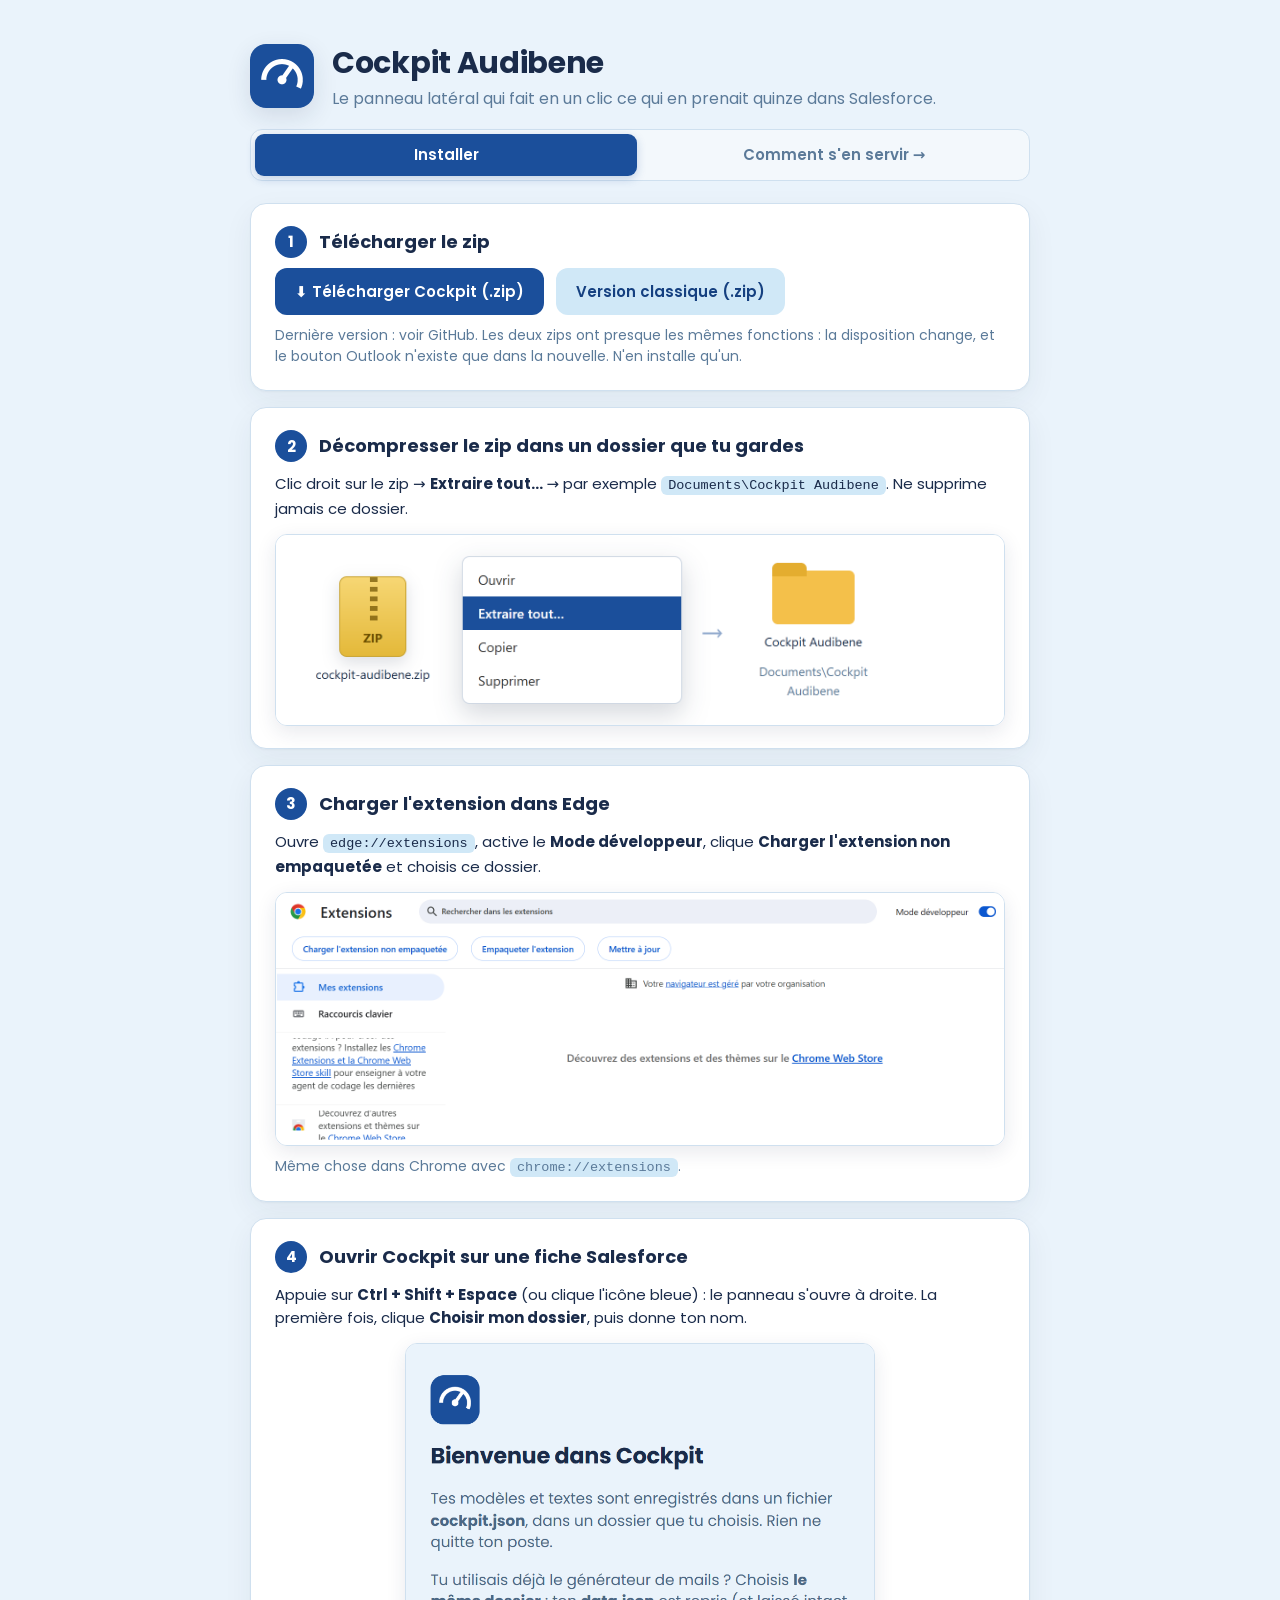
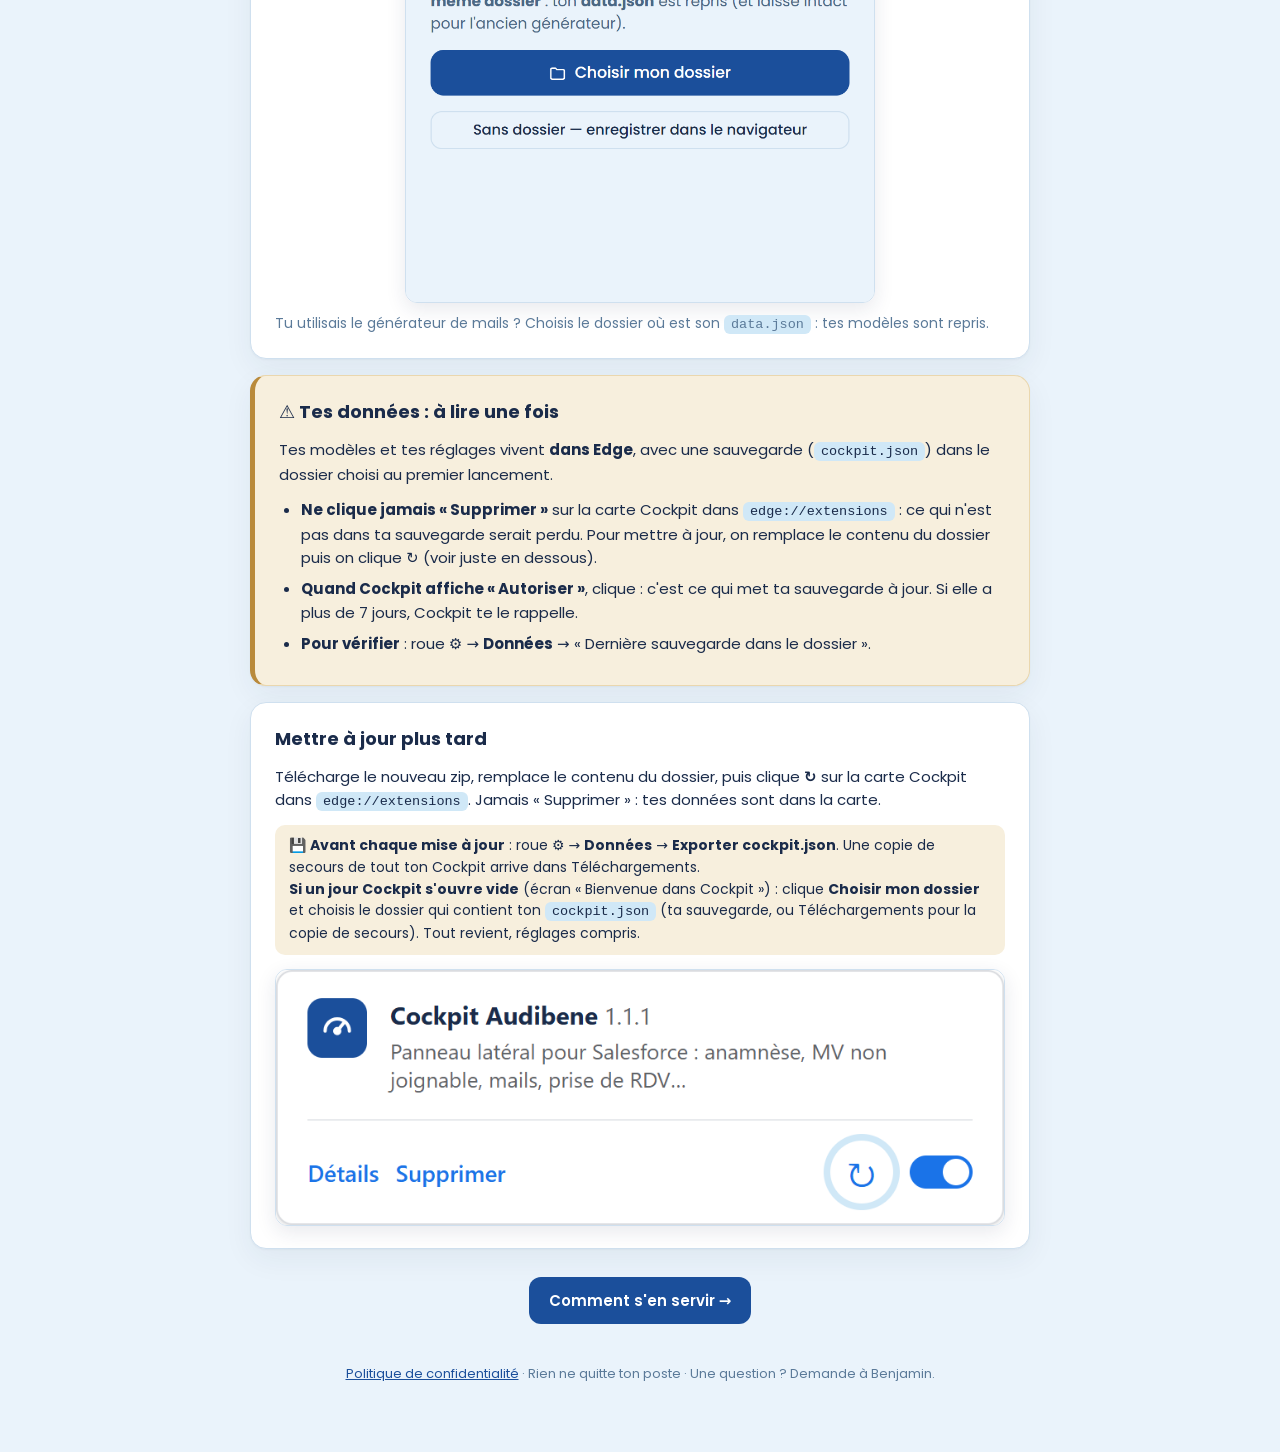
<file: index.html>
<!doctype html>
<html lang="fr">
<head>
  <meta charset="utf-8" />
  <meta name="viewport" content="width=device-width, initial-scale=1" />
  <title>Cockpit Audibene — installation</title>
  <link rel="icon" href="./icons/icon48.png" />
  <link rel="preconnect" href="https://fonts.gstatic.com" crossorigin />
  <link rel="stylesheet" href="https://fonts.googleapis.com/css2?family=Poppins:wght@400;500;600;700&display=swap" />
  <link rel="stylesheet" href="./tuto.css" />
</head>
<body>
<main>
  <div class="hero">
    <img src="./icons/icon128.png" alt="" />
    <div>
      <h1>Cockpit Audibene</h1>
      <p class="sub" style="margin:0">Le panneau latéral qui fait en un clic ce qui en prenait quinze dans Salesforce.</p>
    </div>
  </div>
  <nav class="onglets" aria-label="Pages">
    <a class="on" href="./index.html" aria-current="page">Installer</a>
    <a href="./utiliser.html">Comment s'en servir →</a>
  </nav>

  <section class="card telecharger" id="telecharger">
    <div class="etape"><span class="num">1</span><h2>Télécharger le zip</h2></div>
    <div class="row">
      <a class="btn" id="dl" href="https://github.com/Benjamin-Mag/cockpit-audibene-install/releases/latest/download/cockpit-audibene.zip">⬇ Télécharger Cockpit (.zip)</a>
      <a class="btn ghost" id="dl-classique" href="https://github.com/Benjamin-Mag/cockpit-audibene-install/releases/latest/download/cockpit-audibene-classique.zip" title="Même Cockpit, avec l'ancienne disposition : onglets en haut, pas d'écran Fiche (et sans le bouton Outlook)">Version classique (.zip)</a>
    </div>
    <p class="note">Dernière version : <span id="ver">…</span>. Les deux zips ont presque les mêmes fonctions : la disposition change, et le bouton Outlook n'existe que dans la nouvelle. N'en installe qu'un.</p>
  </section>

  <section class="card">
    <div class="etape"><span class="num">2</span><h2>Décompresser le zip dans un dossier que tu gardes</h2></div>
    <p>Clic droit sur le zip → <b>Extraire tout…</b> → par exemple <code>Documents\Cockpit Audibene</code>. Ne supprime jamais ce dossier.</p>
    <figure><img src="./images/decompresser.png" alt="Clic droit sur le zip, Extraire tout, vers le dossier Documents\Cockpit Audibene" /></figure>
  </section>

  <section class="card">
    <div class="etape"><span class="num">3</span><h2>Charger l'extension dans Edge</h2></div>
    <p>Ouvre <code>edge://extensions</code>, active le <b>Mode développeur</b>, clique <b>Charger l'extension non empaquetée</b> et choisis ce dossier.</p>
    <figure><img src="./images/extensions-mode-developpeur.png" alt="Page des extensions : Mode développeur activé, bouton Charger l'extension non empaquetée" /></figure>
    <p class="note">Même chose dans Chrome avec <code>chrome://extensions</code>.</p>
  </section>

  <section class="card">
    <div class="etape"><span class="num">4</span><h2>Ouvrir Cockpit sur une fiche Salesforce</h2></div>
    <p>Appuie sur <b>Ctrl + Shift + Espace</b> (ou clique l'icône bleue) : le panneau s'ouvre à droite. La première fois, clique <b>Choisir mon dossier</b>, puis donne ton nom.</p>
    <figure class="panneau"><img src="./images/premier-lancement.png" alt="Premier lancement : Bienvenue dans Cockpit, bouton Choisir mon dossier" /></figure>
    <p class="note">Tu utilisais le générateur de mails ? Choisis le dossier où est son <code>data.json</code> : tes modèles sont repris.</p>
  </section>

  <section class="card attention" id="donnees">
    <h2>⚠ Tes données : à lire une fois</h2>
    <p>Tes modèles et tes réglages vivent <b>dans Edge</b>, avec une sauvegarde (<code>cockpit.json</code>) dans le dossier choisi au premier lancement.</p>
    <ul>
      <li><b>Ne clique jamais « Supprimer »</b> sur la carte Cockpit dans <code>edge://extensions</code> : ce qui n'est pas dans ta sauvegarde serait perdu. Pour mettre à jour, on remplace le contenu du dossier puis on clique ↻ (voir juste en dessous).</li>
      <li><b>Quand Cockpit affiche « Autoriser »</b>, clique : c'est ce qui met ta sauvegarde à jour. Si elle a plus de 7 jours, Cockpit te le rappelle.</li>
      <li><b>Pour vérifier</b> : roue ⚙ → <b>Données</b> → « Dernière sauvegarde dans le dossier ».</li>
    </ul>
  </section>

  <section class="card">
    <h2>Mettre à jour plus tard</h2>
    <p>Télécharge le nouveau zip, remplace le contenu du dossier, puis clique <b>↻</b> sur la carte Cockpit dans <code>edge://extensions</code>. Jamais « Supprimer » : tes données sont dans la carte.</p>
    <p class="astuce">💾 <b>Avant chaque mise à jour</b> : roue ⚙ → <b>Données</b> → <b>Exporter cockpit.json</b>. Une copie de secours de tout ton Cockpit arrive dans Téléchargements.<br><b>Si un jour Cockpit s'ouvre vide</b> (écran « Bienvenue dans Cockpit ») : clique <b>Choisir mon dossier</b> et choisis le dossier qui contient ton <code>cockpit.json</code> (ta sauvegarde, ou Téléchargements pour la copie de secours). Tout revient, réglages compris.</p>
    <figure><img src="./images/mise-a-jour.png" alt="Carte de l'extension Cockpit Audibene avec le bouton ↻" /></figure>
  </section>

  <p class="suite"><a class="btn" href="./utiliser.html">Comment s'en servir →</a></p>

  <footer>
    <a href="./privacy.html">Politique de confidentialité</a> · Rien ne quitte ton poste · Une question ? Demande à Benjamin.
  </footer>
</main>
<script>
  fetch('https://api.github.com/repos/Benjamin-Mag/cockpit-audibene-install/releases/latest').then(r => r.json()).then(r => {
    if (r && r.tag_name) document.getElementById('ver').textContent = r.tag_name + (r.published_at ? ' — ' + new Date(r.published_at).toLocaleDateString('fr-FR') : '');
    else document.getElementById('ver').textContent = 'voir GitHub';
  }).catch(() => { document.getElementById('ver').textContent = 'voir GitHub'; });
</script>
</body>
</html>
</file>
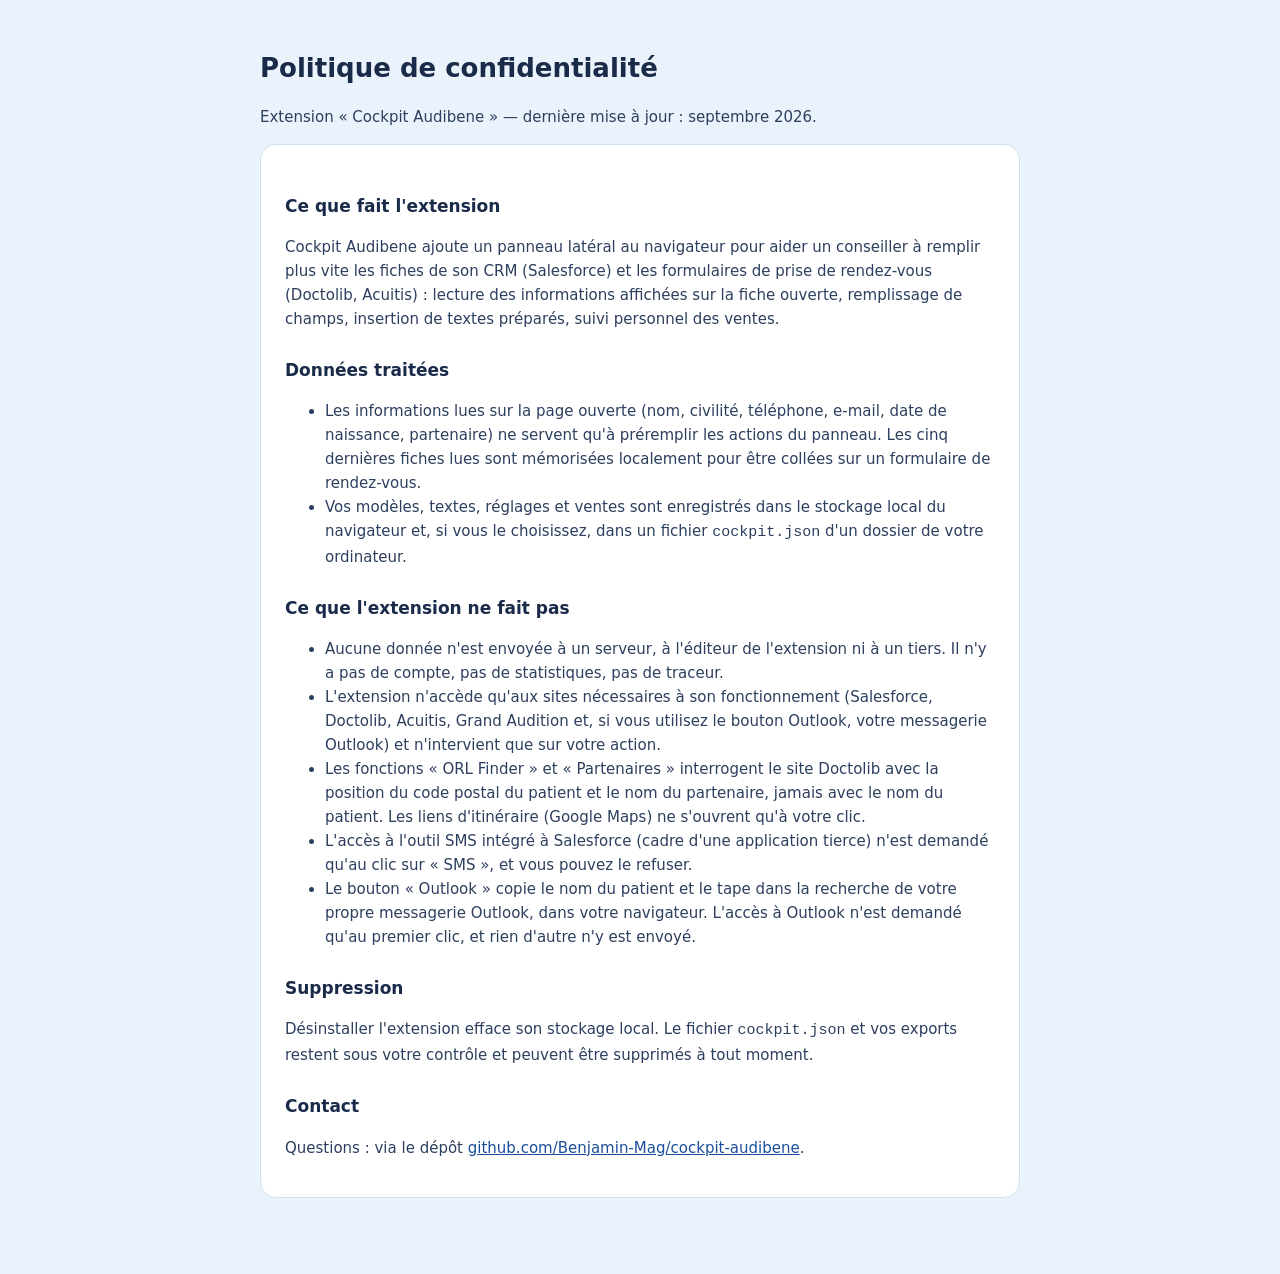
<file: privacy.html>
<!doctype html>
<html lang="fr">
<head>
  <meta charset="utf-8" />
  <meta name="viewport" content="width=device-width, initial-scale=1" />
  <title>Politique de confidentialité — Cockpit Audibene</title>
  <style>
    body { margin:0; background:#eaf3fb; color:#1a2b4a; font: 15px/1.6 "Poppins","Segoe UI",system-ui,sans-serif; }
    main { max-width: 760px; margin: 0 auto; padding: 48px 20px 80px; }
    h1 { font-size: 26px; margin: 0 0 6px; } h2 { font-size: 17px; margin: 26px 0 8px; }
    p, li { color: #2d3f5e; } a { color: #1b4f9b; }
    .card { background:#fff; border:1px solid #cfe0ef; border-radius:16px; padding: 22px 24px; }
  </style>
</head>
<body>
<main>
  <h1>Politique de confidentialité</h1>
  <p>Extension « Cockpit Audibene » — dernière mise à jour : septembre 2026.</p>
  <div class="card">
    <h2>Ce que fait l'extension</h2>
    <p>Cockpit Audibene ajoute un panneau latéral au navigateur pour aider un conseiller à remplir plus vite les fiches de son CRM (Salesforce) et les formulaires de prise de rendez-vous (Doctolib, Acuitis) : lecture des informations affichées sur la fiche ouverte, remplissage de champs, insertion de textes préparés, suivi personnel des ventes.</p>
    <h2>Données traitées</h2>
    <ul>
      <li>Les informations lues sur la page ouverte (nom, civilité, téléphone, e-mail, date de naissance, partenaire) ne servent qu'à préremplir les actions du panneau. Les cinq dernières fiches lues sont mémorisées localement pour être collées sur un formulaire de rendez-vous.</li>
      <li>Vos modèles, textes, réglages et ventes sont enregistrés dans le stockage local du navigateur et, si vous le choisissez, dans un fichier <code>cockpit.json</code> d'un dossier de votre ordinateur.</li>
    </ul>
    <h2>Ce que l'extension ne fait pas</h2>
    <ul>
      <li>Aucune donnée n'est envoyée à un serveur, à l'éditeur de l'extension ni à un tiers. Il n'y a pas de compte, pas de statistiques, pas de traceur.</li>
      <li>L'extension n'accède qu'aux sites nécessaires à son fonctionnement (Salesforce, Doctolib, Acuitis, Grand Audition et, si vous utilisez le bouton Outlook, votre messagerie Outlook) et n'intervient que sur votre action.</li>
      <li>Les fonctions « ORL Finder » et « Partenaires » interrogent le site Doctolib avec la position du code postal du patient et le nom du partenaire, jamais avec le nom du patient. Les liens d'itinéraire (Google Maps) ne s'ouvrent qu'à votre clic.</li>
      <li>L'accès à l'outil SMS intégré à Salesforce (cadre d'une application tierce) n'est demandé qu'au clic sur « SMS », et vous pouvez le refuser.</li>
      <li>Le bouton « Outlook » copie le nom du patient et le tape dans la recherche de votre propre messagerie Outlook, dans votre navigateur. L'accès à Outlook n'est demandé qu'au premier clic, et rien d'autre n'y est envoyé.</li>
    </ul>
    <h2>Suppression</h2>
    <p>Désinstaller l'extension efface son stockage local. Le fichier <code>cockpit.json</code> et vos exports restent sous votre contrôle et peuvent être supprimés à tout moment.</p>
    <h2>Contact</h2>
    <p>Questions : via le dépôt <a href="https://github.com/Benjamin-Mag/cockpit-audibene">github.com/Benjamin-Mag/cockpit-audibene</a>.</p>
  </div>
</main>
</body>
</html>
</file>
<file: tuto.css>
:root { --bg:#eaf3fb; --surface:#fff; --text:#1a2b4a; --muted:#5b7a99; --accent:#1b4f9b; --accent-strong:#154080; --accent-soft:#d0e8f7; --border:#cfe0ef; --success:#2e7d5a; --warn:#b98a3b; --warn-soft:#f7efdd; }
* { box-sizing: border-box; }
body { margin:0; background:var(--bg); color:var(--text); font: 15px/1.55 "Poppins","Segoe UI",system-ui,sans-serif; }
main { max-width: 820px; margin: 0 auto; padding: 40px 20px 80px; }
.hero { display:flex; align-items:center; gap:18px; margin-bottom: 18px; }
.hero img { width:64px; height:64px; border-radius:16px; box-shadow: 0 8px 24px rgba(26,43,74,.12); }
h1 { margin:0; font-size: 30px; letter-spacing:-.01em; }
.sub { color:var(--muted); margin: 0 0 20px; font-size: 16px; }
.onglets { display:flex; gap:6px; background:#f3f8fc; border:1px solid var(--border); border-radius:12px; padding:4px; margin: 0 0 22px; }
.onglets a { flex:1; text-align:center; text-decoration:none; color:var(--muted); font-weight:600; padding: 9px 12px; border-radius: 9px; transition: background .25s, color .25s; }
.onglets a:hover { color:var(--text); background: var(--accent-soft); }
.onglets a.on { background: var(--accent); color:#fff; box-shadow: 0 3px 10px rgba(27,79,155,.22); }
.card { background:var(--surface); border:1px solid var(--border); border-radius:16px; padding: 22px 24px; margin: 16px 0; box-shadow: 0 1px 2px rgba(26,43,74,.04), 0 10px 30px rgba(26,43,74,.06); }
.card p { margin: 0 0 12px; }
h2 { font-size: 18px; margin: 0 0 12px; }
.etape { display:flex; align-items:center; gap:12px; margin-bottom: 10px; }
.etape h2 { margin:0; }
.num { flex:0 0 auto; width:32px; height:32px; border-radius:50%; background:var(--accent); color:#fff; font-weight:700; display:flex; align-items:center; justify-content:center; }
.btn { display:inline-flex; align-items:center; gap:8px; background:var(--accent); color:#fff; text-decoration:none; padding: 12px 20px; border-radius: 12px; font-weight:600; transition: background .25s, transform .25s, box-shadow .25s; }
.btn:hover { background:var(--accent-strong); box-shadow: 0 6px 18px rgba(27,79,155,.28); transform: translateY(-1px); }
.btn.ghost { background: var(--accent-soft); color: var(--accent-strong); }
.btn.ghost:hover { background:#b8d4e8; box-shadow:none; }
.row { display:flex; flex-wrap:wrap; gap:12px; align-items:center; }
code { background: var(--accent-soft); padding: 2px 7px; border-radius: 6px; font-size: 13.5px; }
.note { color: var(--muted); font-size: 14px; margin: 10px 0 0 !important; }
figure { margin: 14px 0 0; }
figure img { display:block; width:100%; height:auto; border:1px solid var(--border); border-radius: 12px; box-shadow: 0 6px 20px rgba(26,43,74,.10); }
figure.panneau img, .ecran figure img { width: auto; max-width: 100%; max-height: 560px; }
figure.panneau { display:flex; justify-content:center; }
.ecran { display:grid; grid-template-columns: 1fr 320px; gap: 22px; align-items:start; }
.ecran figure { margin: 0; }
.ecran figure img { max-height: 520px; }
@media (max-width: 680px) { .ecran { grid-template-columns: 1fr; } .ecran figure { display:flex; justify-content:center; } }
ol { padding-left: 22px; margin: 0; } ol li { margin: 8px 0; }
.var { display:inline-block; background: var(--warn-soft); color: var(--warn); border-radius: 6px; padding: 1px 7px; font-style: italic; font-size: 13.5px; }
.suite { text-align:center; margin: 28px 0 0; }
.sommaire { display:grid; grid-template-columns: repeat(auto-fit, minmax(180px, 1fr)); gap: 8px; margin: 0 0 8px; }
.sommaire a { background:var(--surface); border:1px solid var(--border); border-radius: 10px; padding: 9px 12px; text-decoration:none; color:var(--accent-strong); font-weight:600; font-size: 14px; transition: background .25s, border-color .25s; }
.sommaire a:hover { background: var(--accent-soft); border-color: var(--accent); }
.astuce { background: var(--warn-soft); border-radius: 10px; padding: 10px 14px; font-size: 14px; }
.attention { background: var(--warn-soft); border-color: #ead7ae; border-left: 5px solid var(--warn); }
.attention ul { padding-left: 22px; margin: 0; } .attention li { margin: 8px 0; }
footer { color: var(--muted); font-size: 13px; text-align:center; margin-top: 40px; }
footer a { color: var(--accent); }
</file>
